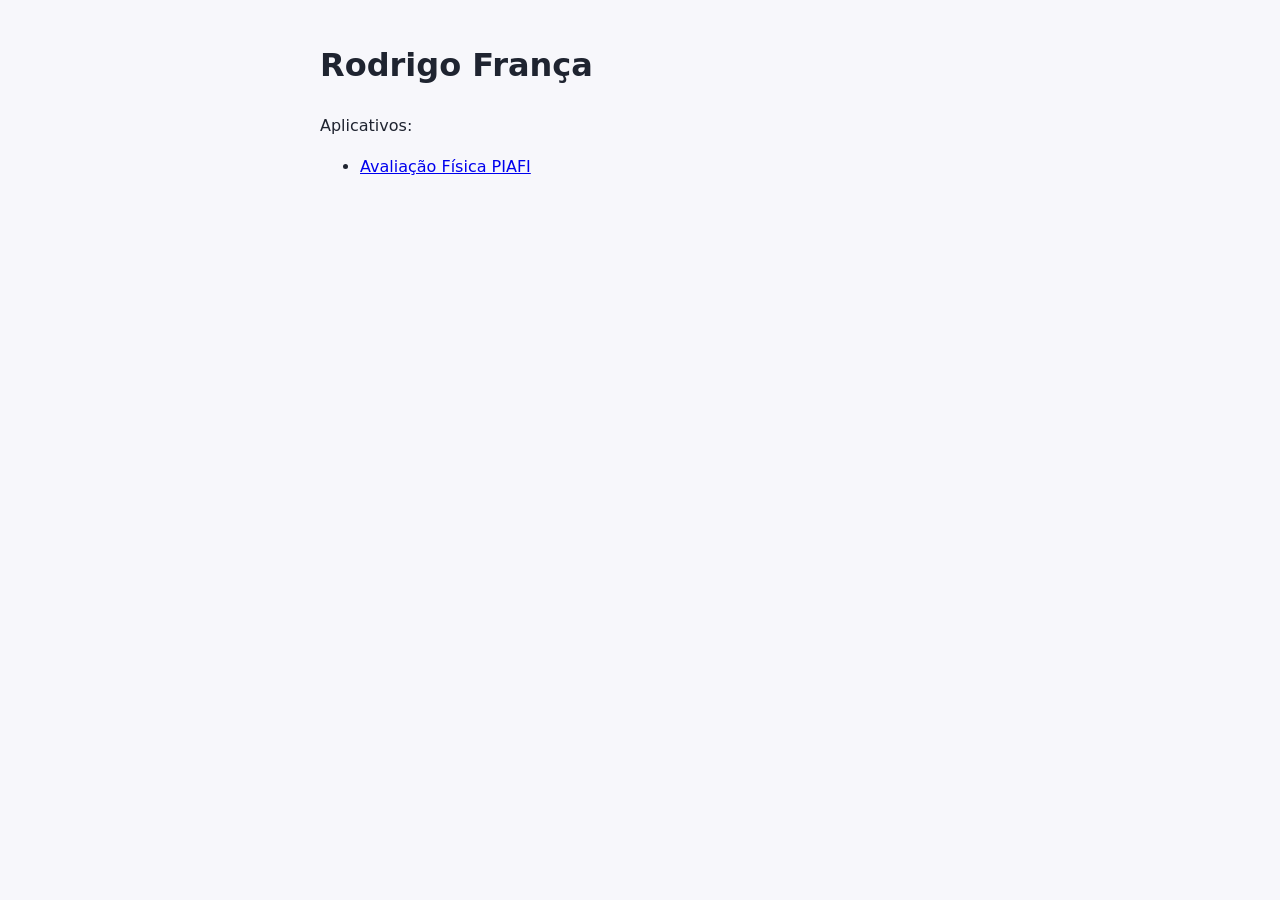
<file: index.html>
<!doctype html>
<html lang="pt-BR">
<head>
<meta charset="utf-8">
<meta name="viewport" content="width=device-width, initial-scale=1">
<title>Rodrigo França</title>
<style>body{font-family:system-ui,Arial,sans-serif;max-width:640px;margin:40px auto;padding:0 16px;line-height:1.6;color:#1f2430;background:#f7f7fb}@media(prefers-color-scheme:dark){body{color:#e9e9f2;background:#15151d}a{color:#c3bdf5}}</style>
</head>
<body>
<h1>Rodrigo França</h1>
<p>Aplicativos:</p>
<ul><li><a href="piafi/">Avaliação Física PIAFI</a></li></ul>
</body>
</html>
</file>
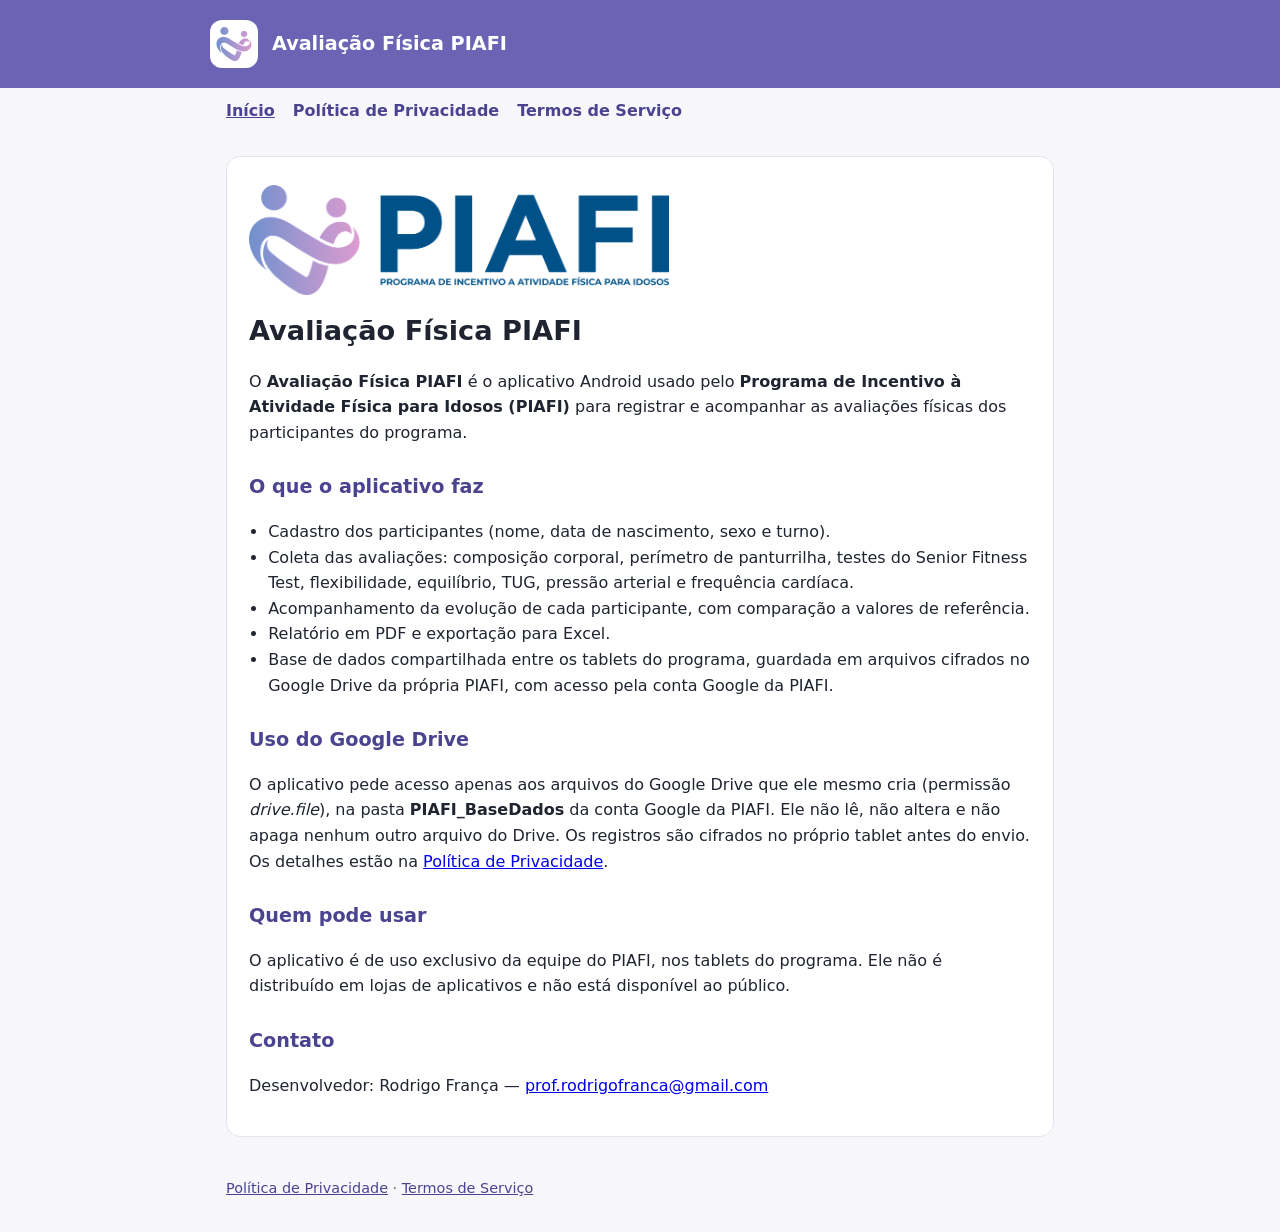
<file: piafi/index.html>
<!doctype html>
<html lang="pt-BR">
<head>
<meta charset="utf-8">
<meta name="viewport" content="width=device-width, initial-scale=1">
<title>Avaliação Física PIAFI</title>
<meta name="description" content="Aplicativo de avaliação física do Programa de Incentivo à Atividade Física para Idosos (PIAFI).">
<link rel="icon" href="icon.png">
<link rel="stylesheet" href="estilo.css">
</head>
<body>
<header><div class="barra"><img src="icon.png" alt=""><a href="index.html">Avaliação Física PIAFI</a></div></header>
<nav>
  <a href="index.html" aria-current="page">Início</a>
  <a href="privacidade.html">Política de Privacidade</a>
  <a href="termos.html">Termos de Serviço</a>
</nav>
<main>
  <div class="cartao">
    <img class="logo" src="logo.png" alt="Logotipo PIAFI">
    <h1>Avaliação Física PIAFI</h1>
    <p>O <strong>Avaliação Física PIAFI</strong> é o aplicativo Android usado pelo <strong>Programa de Incentivo à Atividade Física para Idosos (PIAFI)</strong> para registrar e acompanhar as avaliações físicas dos participantes do programa.</p>

    <h2>O que o aplicativo faz</h2>
    <ul>
      <li>Cadastro dos participantes (nome, data de nascimento, sexo e turno).</li>
      <li>Coleta das avaliações: composição corporal, perímetro de panturrilha, testes do Senior Fitness Test, flexibilidade, equilíbrio, TUG, pressão arterial e frequência cardíaca.</li>
      <li>Acompanhamento da evolução de cada participante, com comparação a valores de referência.</li>
      <li>Relatório em PDF e exportação para Excel.</li>
      <li>Base de dados compartilhada entre os tablets do programa, guardada em arquivos cifrados no Google Drive da própria PIAFI, com acesso pela conta Google da PIAFI.</li>
    </ul>

    <h2>Uso do Google Drive</h2>
    <p>O aplicativo pede acesso apenas aos arquivos do Google Drive que ele mesmo cria (permissão <em>drive.file</em>), na pasta <strong>PIAFI_BaseDados</strong> da conta Google da PIAFI. Ele não lê, não altera e não apaga nenhum outro arquivo do Drive. Os registros são cifrados no próprio tablet antes do envio. Os detalhes estão na <a href="privacidade.html">Política de Privacidade</a>.</p>

    <h2>Quem pode usar</h2>
    <p>O aplicativo é de uso exclusivo da equipe do PIAFI, nos tablets do programa. Ele não é distribuído em lojas de aplicativos e não está disponível ao público.</p>

    <h2>Contato</h2>
    <p>Desenvolvedor: Rodrigo França — <a href="mailto:prof.rodrigofranca@gmail.com">prof.rodrigofranca@gmail.com</a></p>
  </div>
</main>
<footer>
  <a href="privacidade.html">Política de Privacidade</a> · <a href="termos.html">Termos de Serviço</a>
</footer>
</body>
</html>
</file>
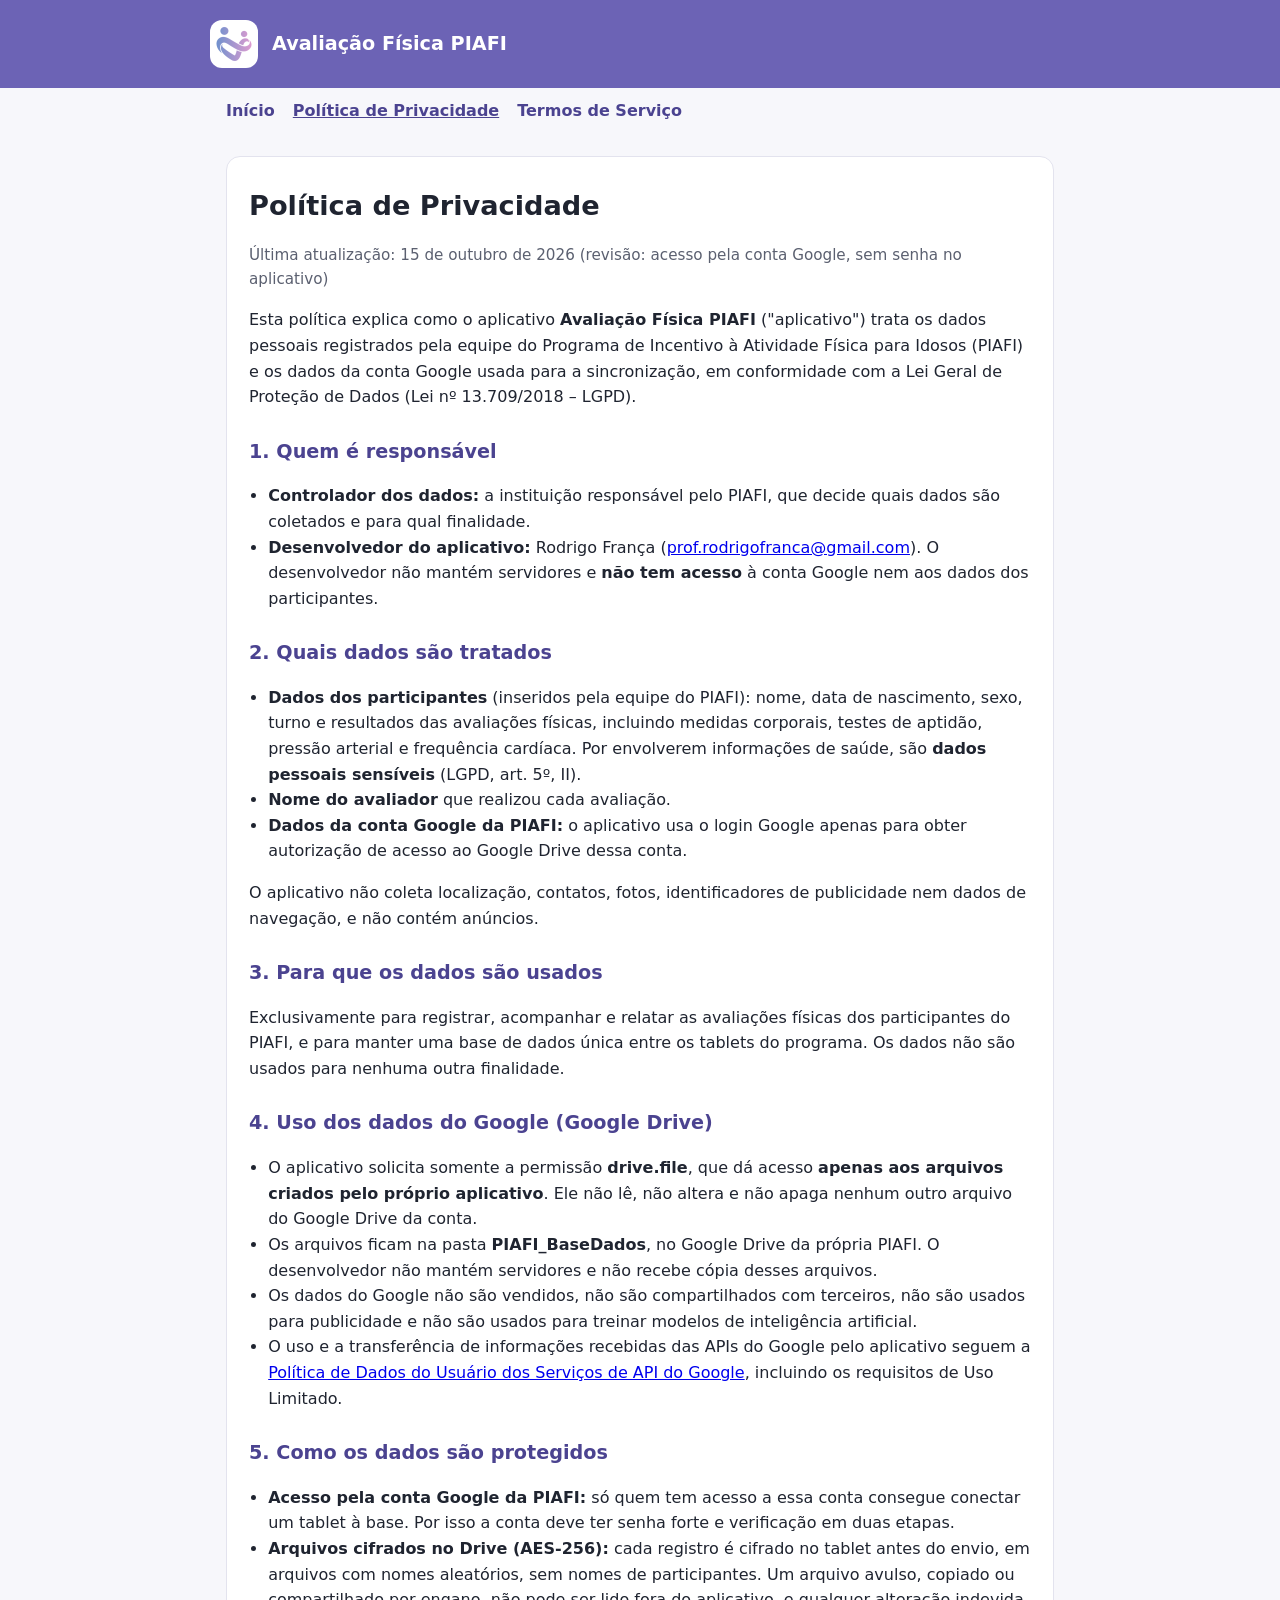
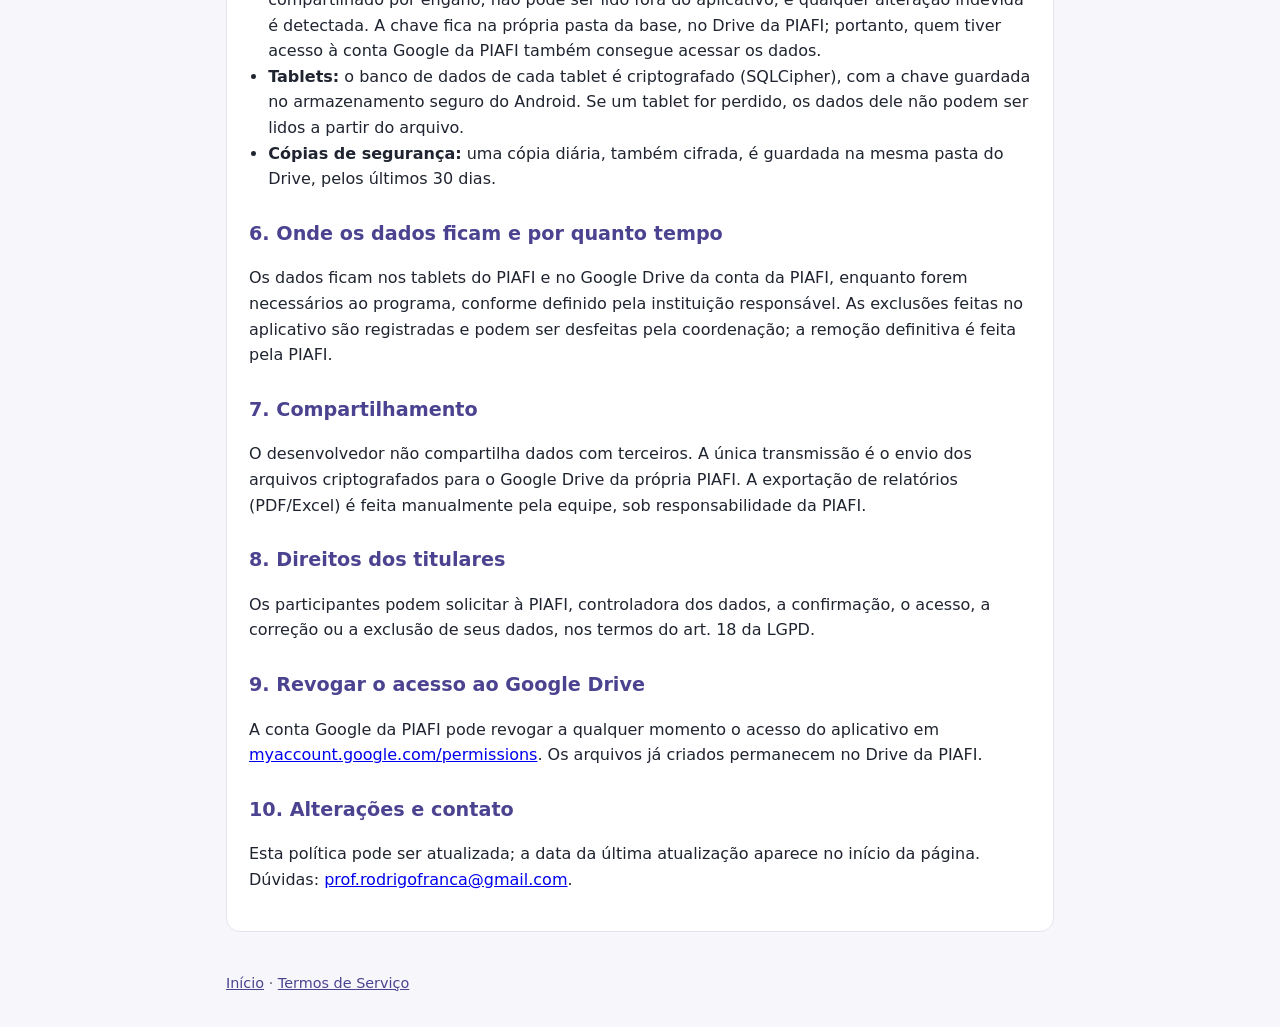
<file: piafi/privacidade.html>
<!doctype html>
<html lang="pt-BR">
<head>
<meta charset="utf-8">
<meta name="viewport" content="width=device-width, initial-scale=1">
<title>Privacidade PIAFI</title>
<meta name="description" content="Política de Privacidade do aplicativo Avaliação Física PIAFI.">
<link rel="icon" href="icon.png">
<link rel="stylesheet" href="estilo.css">
</head>
<body>
<header><div class="barra"><img src="icon.png" alt=""><a href="index.html">Avaliação Física PIAFI</a></div></header>
<nav>
  <a href="index.html">Início</a>
  <a href="privacidade.html" aria-current="page">Política de Privacidade</a>
  <a href="termos.html">Termos de Serviço</a>
</nav>
<main>
  <div class="cartao">
    <h1>Política de Privacidade</h1>
    <p class="nota">Última atualização: 15 de outubro de 2026 (revisão: acesso pela conta Google, sem senha no aplicativo)</p>

    <p>Esta política explica como o aplicativo <strong>Avaliação Física PIAFI</strong> ("aplicativo") trata os dados pessoais registrados pela equipe do Programa de Incentivo à Atividade Física para Idosos (PIAFI) e os dados da conta Google usada para a sincronização, em conformidade com a Lei Geral de Proteção de Dados (Lei nº 13.709/2018 – LGPD).</p>

    <h2>1. Quem é responsável</h2>
    <ul>
      <li><strong>Controlador dos dados:</strong> a instituição responsável pelo PIAFI, que decide quais dados são coletados e para qual finalidade.</li>
      <li><strong>Desenvolvedor do aplicativo:</strong> Rodrigo França (<a href="mailto:prof.rodrigofranca@gmail.com">prof.rodrigofranca@gmail.com</a>). O desenvolvedor não mantém servidores e <strong>não tem acesso</strong> à conta Google nem aos dados dos participantes.</li>
    </ul>

    <h2>2. Quais dados são tratados</h2>
    <ul>
      <li><strong>Dados dos participantes</strong> (inseridos pela equipe do PIAFI): nome, data de nascimento, sexo, turno e resultados das avaliações físicas, incluindo medidas corporais, testes de aptidão, pressão arterial e frequência cardíaca. Por envolverem informações de saúde, são <strong>dados pessoais sensíveis</strong> (LGPD, art. 5º, II).</li>
      <li><strong>Nome do avaliador</strong> que realizou cada avaliação.</li>
      <li><strong>Dados da conta Google da PIAFI:</strong> o aplicativo usa o login Google apenas para obter autorização de acesso ao Google Drive dessa conta.</li>
    </ul>
    <p>O aplicativo não coleta localização, contatos, fotos, identificadores de publicidade nem dados de navegação, e não contém anúncios.</p>

    <h2>3. Para que os dados são usados</h2>
    <p>Exclusivamente para registrar, acompanhar e relatar as avaliações físicas dos participantes do PIAFI, e para manter uma base de dados única entre os tablets do programa. Os dados não são usados para nenhuma outra finalidade.</p>

    <h2>4. Uso dos dados do Google (Google Drive)</h2>
    <ul>
      <li>O aplicativo solicita somente a permissão <strong>drive.file</strong>, que dá acesso <strong>apenas aos arquivos criados pelo próprio aplicativo</strong>. Ele não lê, não altera e não apaga nenhum outro arquivo do Google Drive da conta.</li>
      <li>Os arquivos ficam na pasta <strong>PIAFI_BaseDados</strong>, no Google Drive da própria PIAFI. O desenvolvedor não mantém servidores e não recebe cópia desses arquivos.</li>
      <li>Os dados do Google não são vendidos, não são compartilhados com terceiros, não são usados para publicidade e não são usados para treinar modelos de inteligência artificial.</li>
      <li>O uso e a transferência de informações recebidas das APIs do Google pelo aplicativo seguem a <a href="https://developers.google.com/terms/api-services-user-data-policy">Política de Dados do Usuário dos Serviços de API do Google</a>, incluindo os requisitos de Uso Limitado.</li>
    </ul>

    <h2>5. Como os dados são protegidos</h2>
    <ul>
      <li><strong>Acesso pela conta Google da PIAFI:</strong> só quem tem acesso a essa conta consegue conectar um tablet à base. Por isso a conta deve ter senha forte e verificação em duas etapas.</li>
      <li><strong>Arquivos cifrados no Drive (AES-256):</strong> cada registro é cifrado no tablet antes do envio, em arquivos com nomes aleatórios, sem nomes de participantes. Um arquivo avulso, copiado ou compartilhado por engano, não pode ser lido fora do aplicativo, e qualquer alteração indevida é detectada. A chave fica na própria pasta da base, no Drive da PIAFI; portanto, quem tiver acesso à conta Google da PIAFI também consegue acessar os dados.</li>
      <li><strong>Tablets:</strong> o banco de dados de cada tablet é criptografado (SQLCipher), com a chave guardada no armazenamento seguro do Android. Se um tablet for perdido, os dados dele não podem ser lidos a partir do arquivo.</li>
      <li><strong>Cópias de segurança:</strong> uma cópia diária, também cifrada, é guardada na mesma pasta do Drive, pelos últimos 30 dias.</li>
    </ul>

    <h2>6. Onde os dados ficam e por quanto tempo</h2>
    <p>Os dados ficam nos tablets do PIAFI e no Google Drive da conta da PIAFI, enquanto forem necessários ao programa, conforme definido pela instituição responsável. As exclusões feitas no aplicativo são registradas e podem ser desfeitas pela coordenação; a remoção definitiva é feita pela PIAFI.</p>

    <h2>7. Compartilhamento</h2>
    <p>O desenvolvedor não compartilha dados com terceiros. A única transmissão é o envio dos arquivos criptografados para o Google Drive da própria PIAFI. A exportação de relatórios (PDF/Excel) é feita manualmente pela equipe, sob responsabilidade da PIAFI.</p>

    <h2>8. Direitos dos titulares</h2>
    <p>Os participantes podem solicitar à PIAFI, controladora dos dados, a confirmação, o acesso, a correção ou a exclusão de seus dados, nos termos do art. 18 da LGPD.</p>

    <h2>9. Revogar o acesso ao Google Drive</h2>
    <p>A conta Google da PIAFI pode revogar a qualquer momento o acesso do aplicativo em <a href="https://myaccount.google.com/permissions">myaccount.google.com/permissions</a>. Os arquivos já criados permanecem no Drive da PIAFI.</p>

    <h2>10. Alterações e contato</h2>
    <p>Esta política pode ser atualizada; a data da última atualização aparece no início da página. Dúvidas: <a href="mailto:prof.rodrigofranca@gmail.com">prof.rodrigofranca@gmail.com</a>.</p>
  </div>
</main>
<footer>
  <a href="index.html">Início</a> · <a href="termos.html">Termos de Serviço</a>
</footer>
</body>
</html>
</file>
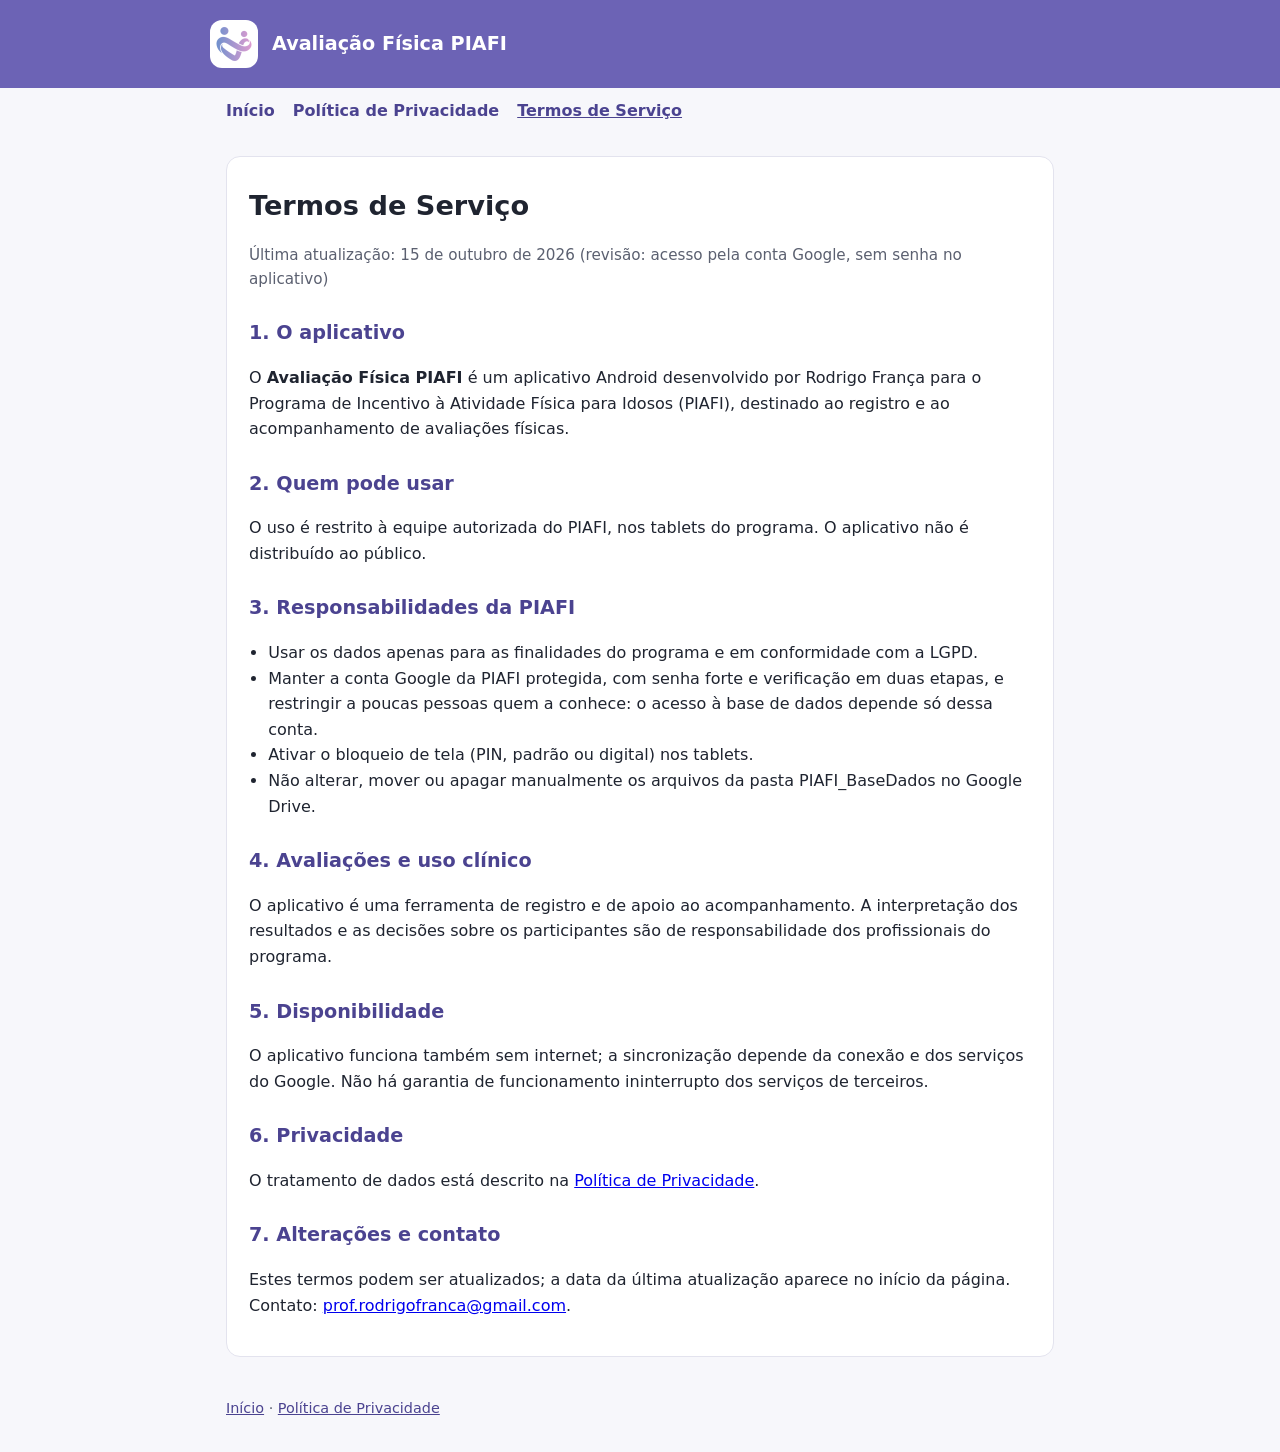
<file: piafi/termos.html>
<!doctype html>
<html lang="pt-BR">
<head>
<meta charset="utf-8">
<meta name="viewport" content="width=device-width, initial-scale=1">
<title>Termos PIAFI</title>
<meta name="description" content="Termos de Serviço do aplicativo Avaliação Física PIAFI.">
<link rel="icon" href="icon.png">
<link rel="stylesheet" href="estilo.css">
</head>
<body>
<header><div class="barra"><img src="icon.png" alt=""><a href="index.html">Avaliação Física PIAFI</a></div></header>
<nav>
  <a href="index.html">Início</a>
  <a href="privacidade.html">Política de Privacidade</a>
  <a href="termos.html" aria-current="page">Termos de Serviço</a>
</nav>
<main>
  <div class="cartao">
    <h1>Termos de Serviço</h1>
    <p class="nota">Última atualização: 15 de outubro de 2026 (revisão: acesso pela conta Google, sem senha no aplicativo)</p>

    <h2>1. O aplicativo</h2>
    <p>O <strong>Avaliação Física PIAFI</strong> é um aplicativo Android desenvolvido por Rodrigo França para o Programa de Incentivo à Atividade Física para Idosos (PIAFI), destinado ao registro e ao acompanhamento de avaliações físicas.</p>

    <h2>2. Quem pode usar</h2>
    <p>O uso é restrito à equipe autorizada do PIAFI, nos tablets do programa. O aplicativo não é distribuído ao público.</p>

    <h2>3. Responsabilidades da PIAFI</h2>
    <ul>
      <li>Usar os dados apenas para as finalidades do programa e em conformidade com a LGPD.</li>
      <li>Manter a conta Google da PIAFI protegida, com senha forte e verificação em duas etapas, e restringir a poucas pessoas quem a conhece: o acesso à base de dados depende só dessa conta.</li>
      <li>Ativar o bloqueio de tela (PIN, padrão ou digital) nos tablets.</li>
      <li>Não alterar, mover ou apagar manualmente os arquivos da pasta PIAFI_BaseDados no Google Drive.</li>
    </ul>

    <h2>4. Avaliações e uso clínico</h2>
    <p>O aplicativo é uma ferramenta de registro e de apoio ao acompanhamento. A interpretação dos resultados e as decisões sobre os participantes são de responsabilidade dos profissionais do programa.</p>

    <h2>5. Disponibilidade</h2>
    <p>O aplicativo funciona também sem internet; a sincronização depende da conexão e dos serviços do Google. Não há garantia de funcionamento ininterrupto dos serviços de terceiros.</p>

    <h2>6. Privacidade</h2>
    <p>O tratamento de dados está descrito na <a href="privacidade.html">Política de Privacidade</a>.</p>

    <h2>7. Alterações e contato</h2>
    <p>Estes termos podem ser atualizados; a data da última atualização aparece no início da página. Contato: <a href="mailto:prof.rodrigofranca@gmail.com">prof.rodrigofranca@gmail.com</a>.</p>
  </div>
</main>
<footer>
  <a href="index.html">Início</a> · <a href="privacidade.html">Política de Privacidade</a>
</footer>
</body>
</html>
</file>
<file: piafi/estilo.css>
:root {
  --roxo: #6C63B5;
  --roxo-escuro: #4b4390;
  --texto: #1f2430;
  --suave: #5b6070;
  --fundo: #f7f7fb;
  --cartao: #ffffff;
  --borda: #e3e3ee;
}
@media (prefers-color-scheme: dark) {
  :root {
    --texto: #e9e9f2;
    --suave: #b4b6c4;
    --fundo: #15151d;
    --cartao: #1f1f2a;
    --borda: #33334a;
    --roxo: #9d95e6;
    --roxo-escuro: #c3bdf5;
  }
}
* { box-sizing: border-box; }
body {
  margin: 0;
  font-family: system-ui, -apple-system, "Segoe UI", Roboto, Arial, sans-serif;
  color: var(--texto);
  background: var(--fundo);
  line-height: 1.6;
}
header {
  background: var(--roxo);
  color: #fff;
  padding: 20px 16px;
}
header .barra { max-width: 860px; margin: 0 auto; display: flex; align-items: center; gap: 14px; }
header img { width: 48px; height: 48px; border-radius: 12px; background: #fff; }
header a { color: #fff; text-decoration: none; font-weight: 700; font-size: 1.2rem; }
nav { max-width: 860px; margin: 0 auto; padding: 10px 16px 0; display: flex; gap: 18px; flex-wrap: wrap; }
nav a { color: var(--roxo-escuro); font-weight: 600; text-decoration: none; }
nav a[aria-current="page"] { text-decoration: underline; }
main { max-width: 860px; margin: 0 auto; padding: 16px; }
.cartao { background: var(--cartao); border: 1px solid var(--borda); border-radius: 14px; padding: 22px 22px; margin: 16px 0; }
h1 { font-size: 1.7rem; margin: 0.2em 0 0.4em; }
h2 { font-size: 1.2rem; margin: 1.4em 0 0.4em; color: var(--roxo-escuro); }
.logo { display: block; width: 100%; max-width: 420px; height: auto; margin: 6px 0 14px; }
ul { padding-left: 1.2em; }
.nota { color: var(--suave); font-size: 0.95rem; }
footer { max-width: 860px; margin: 0 auto; padding: 8px 16px 32px; color: var(--suave); font-size: 0.9rem; }
footer a { color: var(--roxo-escuro); }
</file>
